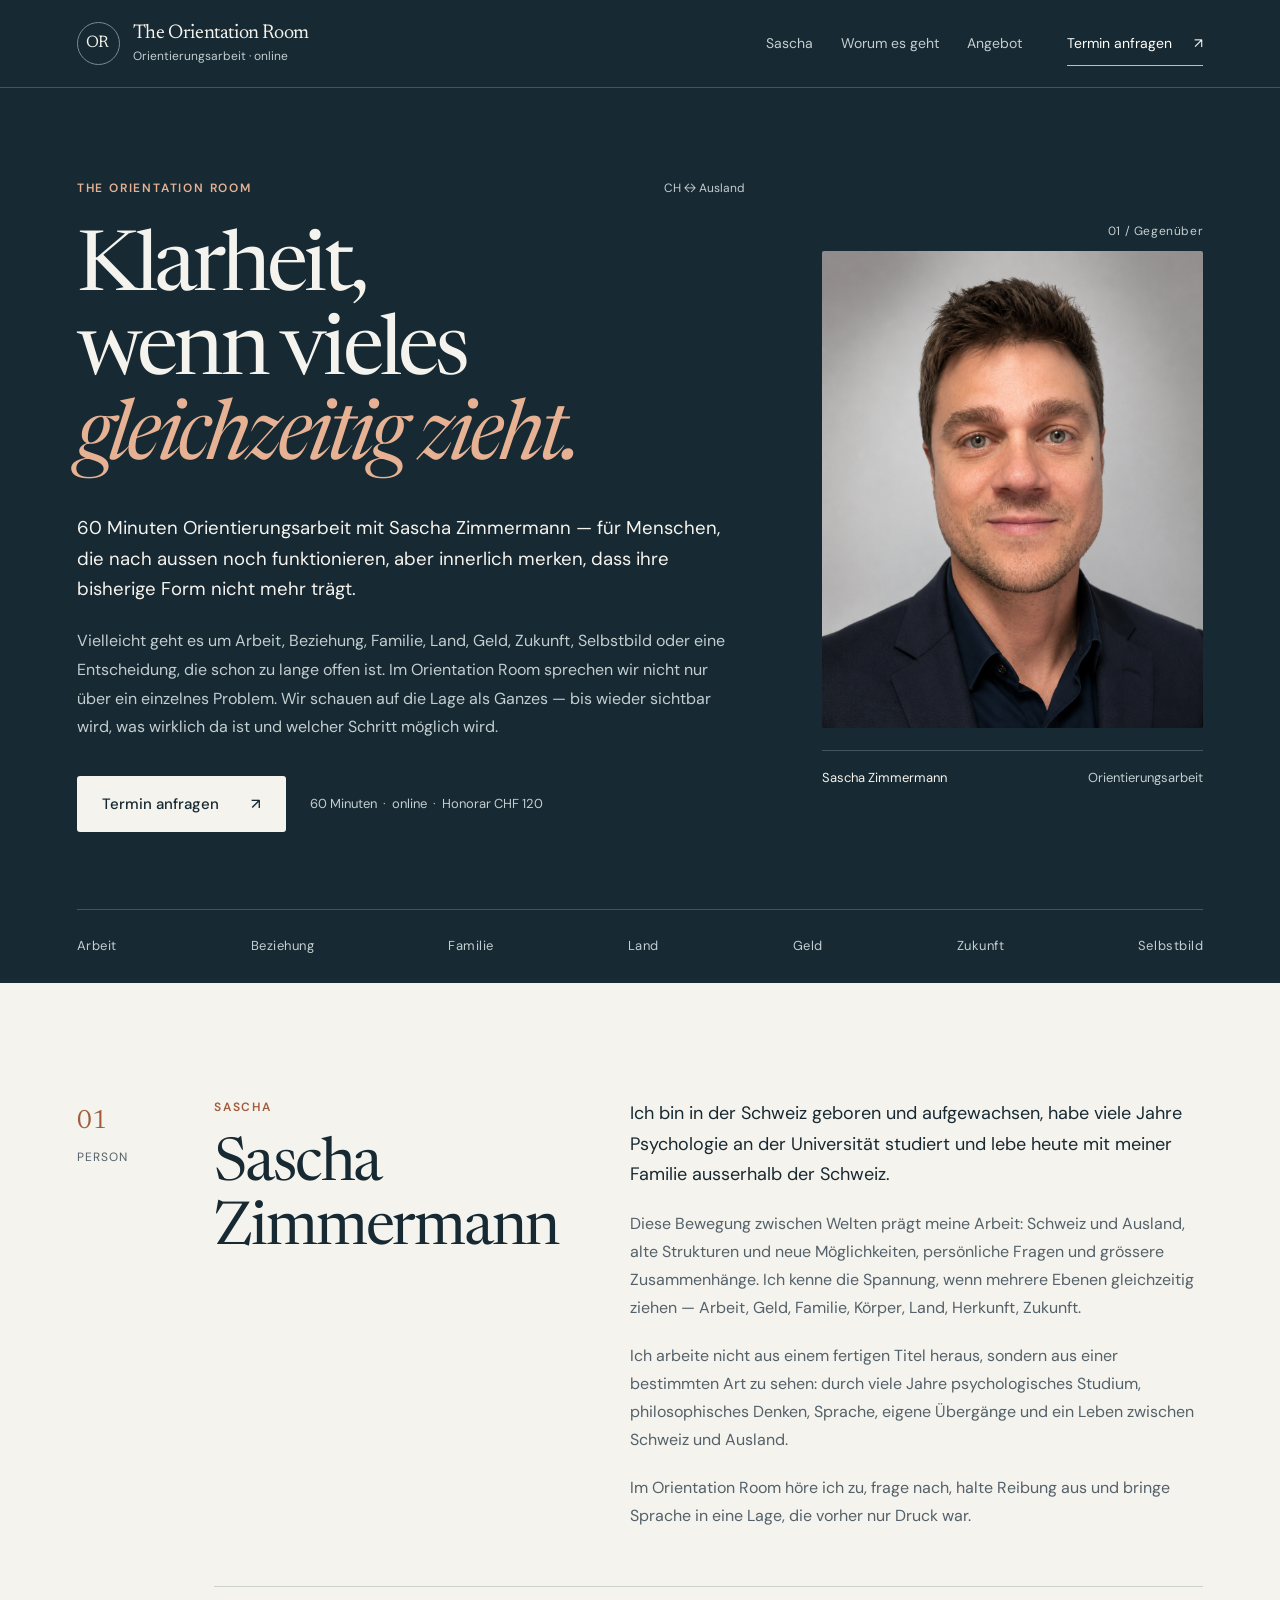
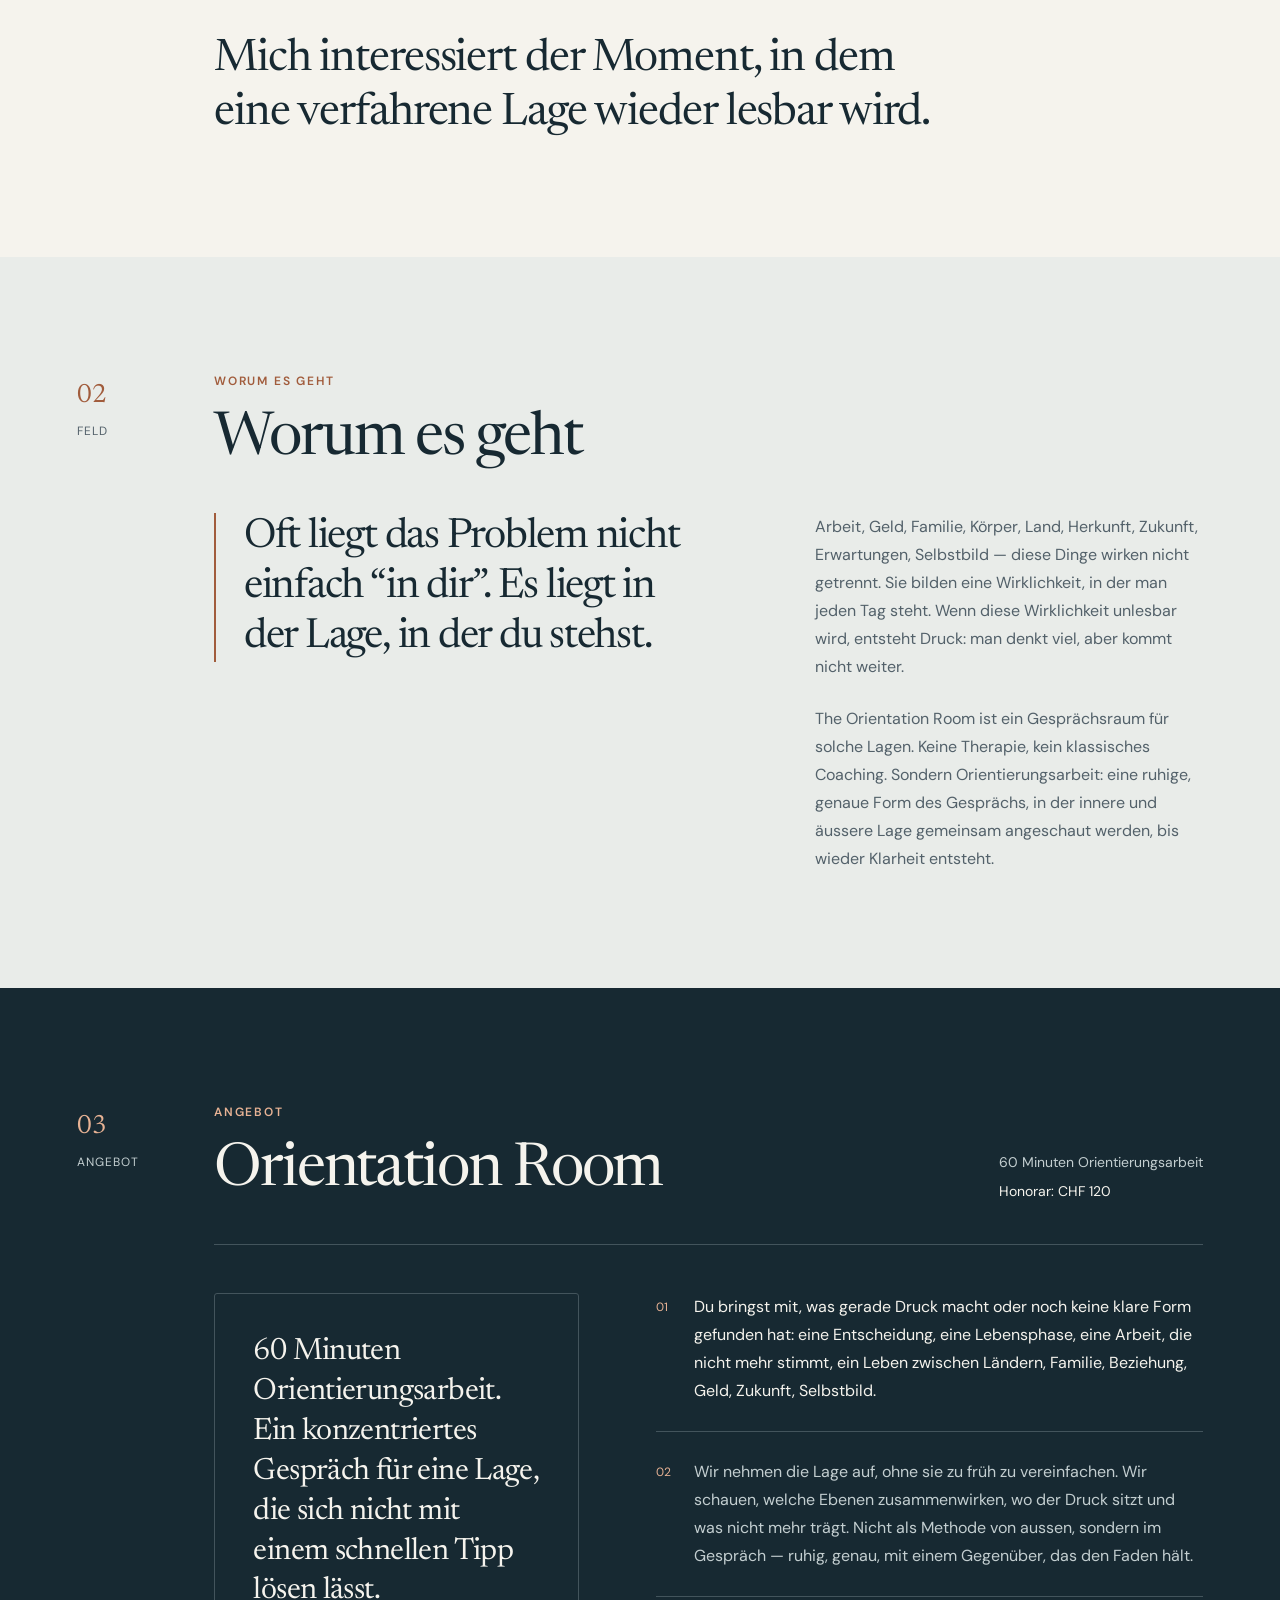
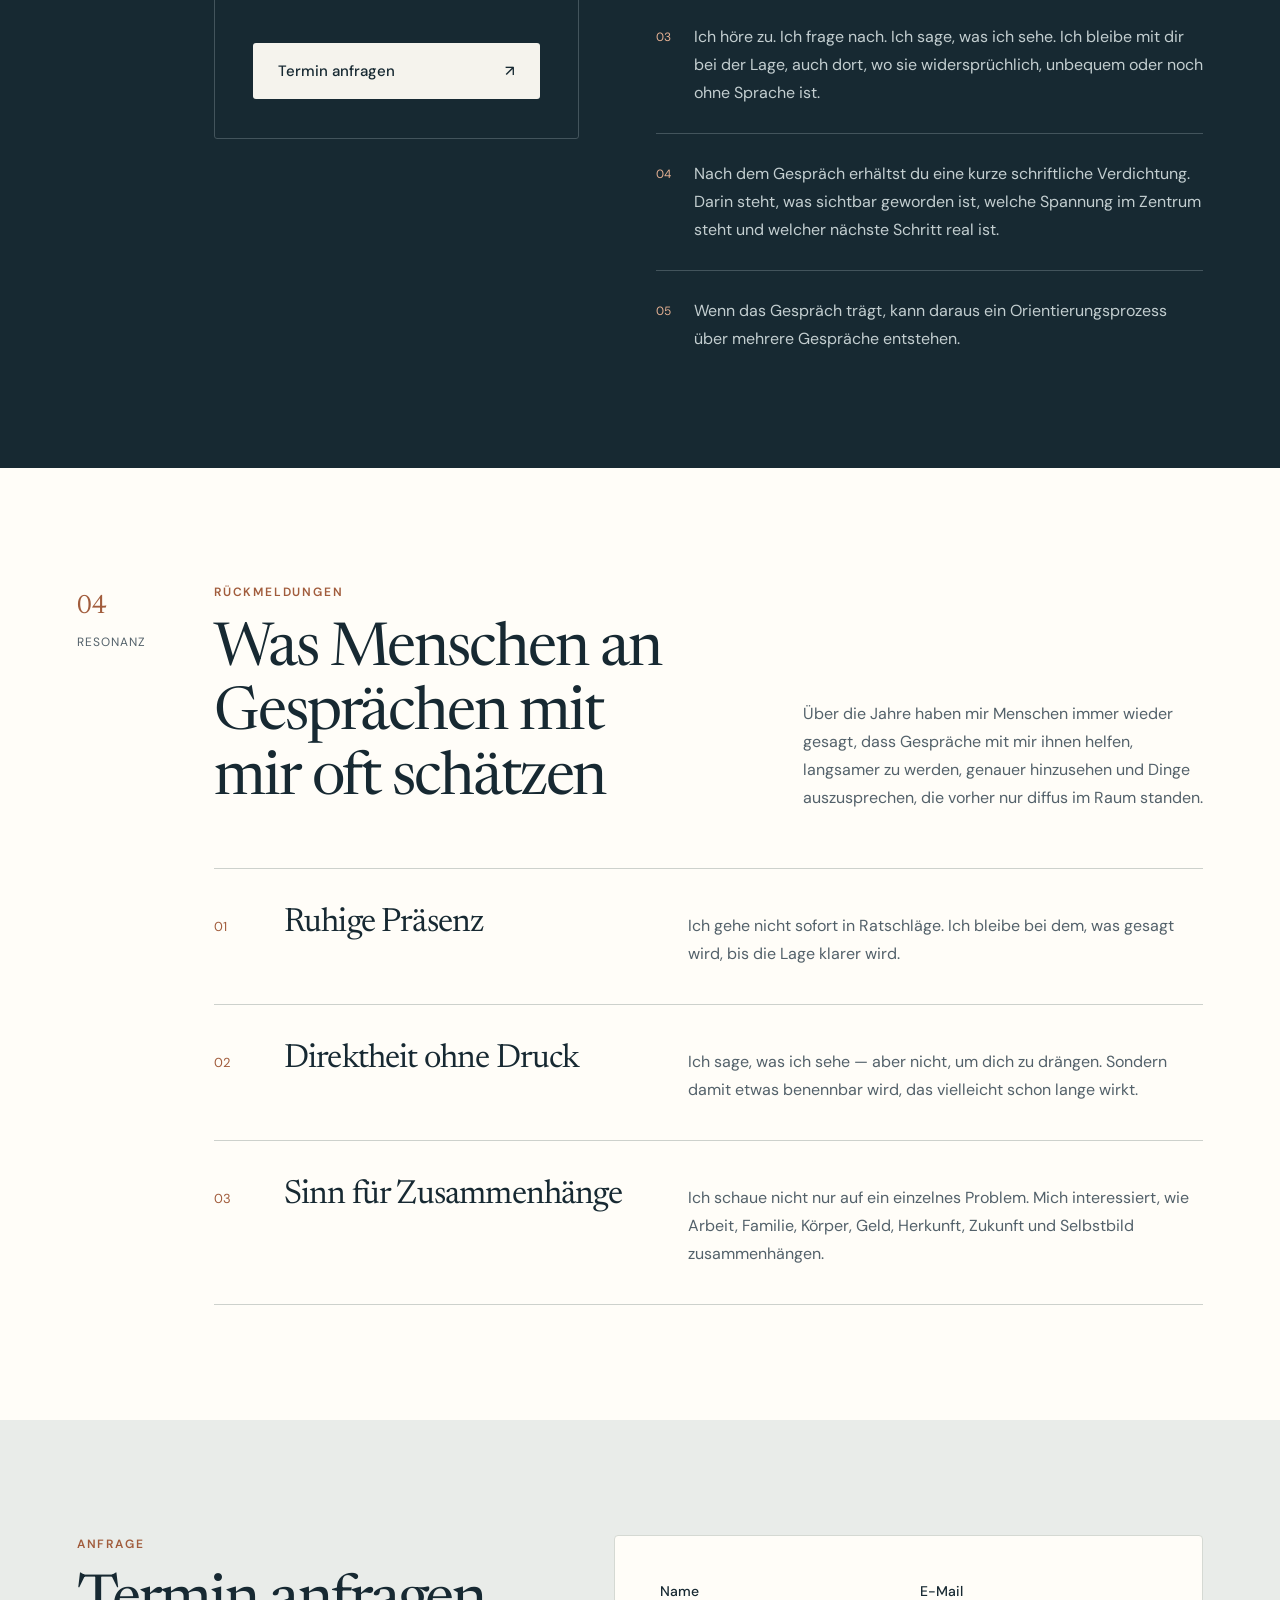
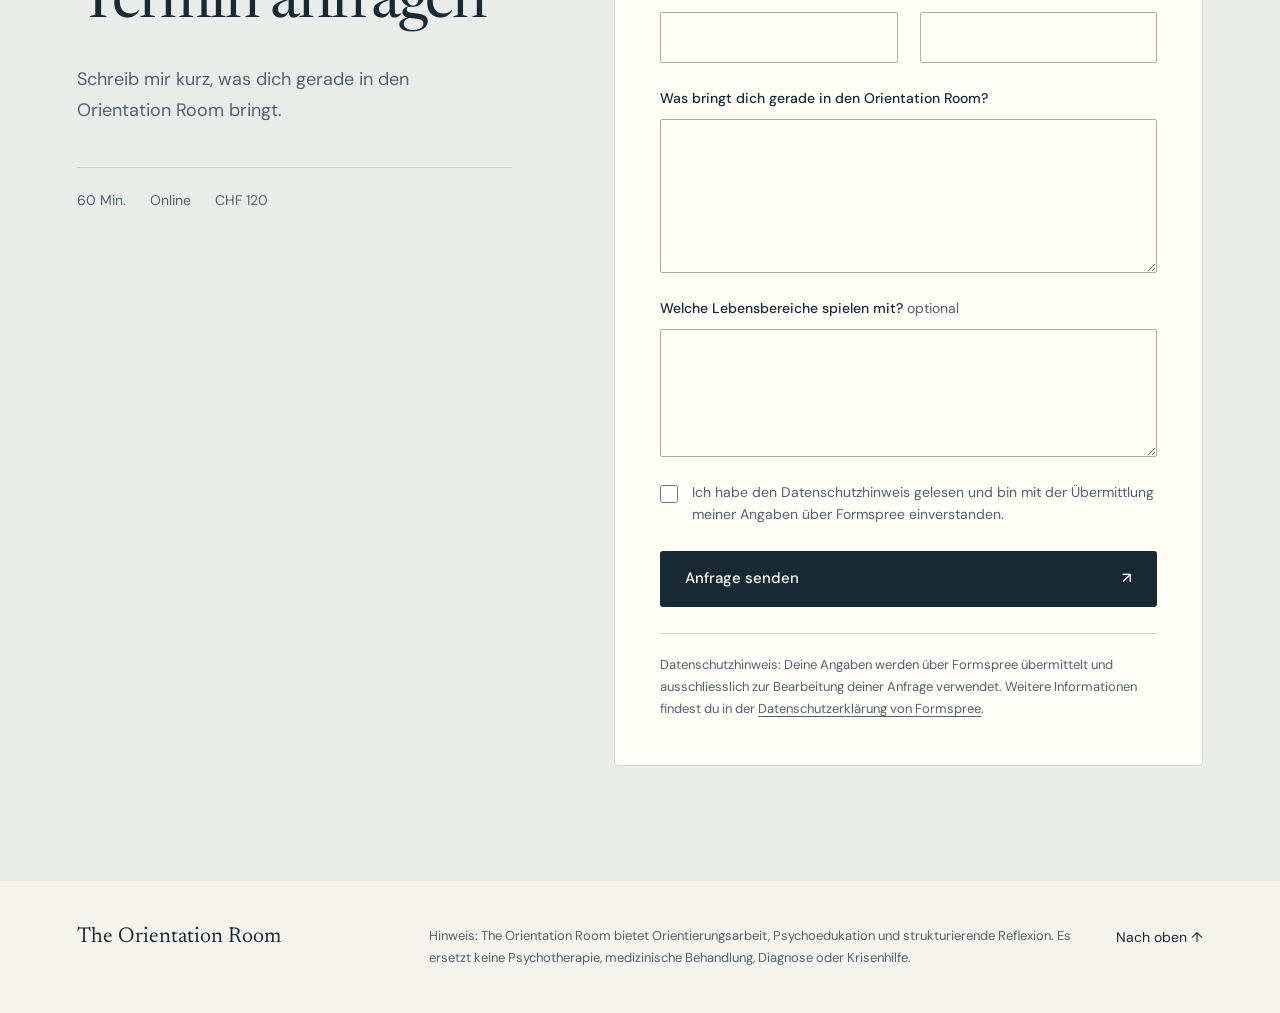
<file: index.html>
<!doctype html>
<html lang="de-CH">
<head>
  <meta charset="utf-8" />
  <meta name="viewport" content="width=device-width, initial-scale=1" />
  <title>The Orientation Room — Orientierungsarbeit mit Sascha Zimmermann</title>
  <meta name="description" content="Orientierungsarbeit mit Sascha Zimmermann für Klarheit, Orientierung und nächste Schritte in komplexen Lebenssituationen." />
  <meta property="og:title" content="The Orientation Room" />
  <meta property="og:description" content="Orientierungsarbeit für Klarheit, Orientierung und nächste Schritte in komplexen Lebenssituationen." />
  <meta property="og:type" content="website" />
  <meta property="og:url" content="https://plexistrg.github.io/the-orientation-room/" />
  <link rel="canonical" href="https://plexistrg.github.io/the-orientation-room/" />
  <link rel="preconnect" href="https://fonts.googleapis.com">
  <link rel="preconnect" href="https://fonts.gstatic.com" crossorigin>
  <meta name="theme-color" content="#172932" />
  <link rel="icon" href="favicon.svg" type="image/svg+xml" />
  <link rel="stylesheet" href="styles.css" />
  <script src="script.js" defer></script>
</head>
<body>
  <a class="skip-link" href="#main-content">Zum Inhalt springen</a>

  <header class="site-header">
    <a class="brand" href="#top" aria-label="The Orientation Room Home">
      <span class="brand-mark" aria-hidden="true">OR</span>
      <span class="brand-copy">
        <span class="brand-text">The Orientation Room</span>
        <span class="brand-subline">Orientierungsarbeit · online</span>
      </span>
    </a>
    <button class="menu-toggle" type="button" aria-expanded="false" aria-controls="site-navigation" aria-label="Navigation öffnen" hidden><span></span><span></span></button>
    <nav id="site-navigation" class="nav" aria-label="Hauptnavigation">
      <a href="#sascha">Sascha</a>
      <a href="#room">Worum es geht</a>
      <a href="#offer">Angebot</a>
    </nav>
    <a class="nav-cta" href="#booking">Termin anfragen <span aria-hidden="true">↗</span></a>
  </header>

  <main id="main-content">
    <section id="top" class="hero" aria-labelledby="hero-title">
      <div class="hero-grid">
        <div class="hero-content">
          <div class="hero-topline">
            <p class="eyebrow">The Orientation Room</p>
            <p class="hero-coordinate" aria-hidden="true">CH ↔ Ausland</p>
          </div>
          <h1 id="hero-title">Klarheit, wenn vieles <em>gleichzeitig zieht.</em></h1>
          <p class="lead">60 Minuten Orientierungsarbeit mit Sascha Zimmermann — für Menschen, die nach aussen noch funktionieren, aber innerlich merken, dass ihre bisherige Form nicht mehr trägt.</p>
          <p class="supporting-line">Vielleicht geht es um Arbeit, Beziehung, Familie, Land, Geld, Zukunft, Selbstbild oder eine Entscheidung, die schon zu lange offen ist. Im Orientation Room sprechen wir nicht nur über ein einzelnes Problem. Wir schauen auf die Lage als Ganzes — bis wieder sichtbar wird, was wirklich da ist und welcher Schritt möglich wird.</p>
          <div class="hero-decision">
            <a class="button primary" href="#booking">Termin anfragen <span aria-hidden="true">↗</span></a>
            <p class="hero-offer-line">60 Minuten <span>·</span> online <span>·</span> Honorar CHF 120</p>
          </div>
        </div>

        <figure class="hero-portrait">
          <div class="portrait-frame">
            <img src="sascha-zimmermann.png" alt="Sascha Zimmermann" class="portrait-image" width="1122" height="1402" fetchpriority="high" decoding="async">
          </div>
          <figcaption>
            <span>Sascha Zimmermann</span>
            <span>Orientierungsarbeit</span>
          </figcaption>
          <span class="portrait-index" aria-hidden="true">01 / Gegenüber</span>
        </figure>
      </div>

      <div class="field-strip" aria-label="Mögliche Themen im Orientation Room">
        <span>Arbeit</span>
        <span>Beziehung</span>
        <span>Familie</span>
        <span>Land</span>
        <span>Geld</span>
        <span>Zukunft</span>
        <span>Selbstbild</span>
      </div>
    </section>

    <section id="sascha" class="section founder-section" aria-labelledby="sascha-title">
      <div class="section-shell">
        <div class="section-rail section-rail-light" aria-hidden="true">
          <span>01</span>
          <span>Person</span>
        </div>
        <div class="founder-content">
          <header class="founder-heading">
            <p class="eyebrow light">Sascha</p>
            <h2 id="sascha-title">Sascha Zimmermann</h2>
          </header>
          <div class="founder-copy">
            <div>
              <p>Ich bin in der Schweiz geboren und aufgewachsen, habe viele Jahre Psychologie an der Universität studiert und lebe heute mit meiner Familie ausserhalb der Schweiz.</p>
              <p>Diese Bewegung zwischen Welten prägt meine Arbeit: Schweiz und Ausland, alte Strukturen und neue Möglichkeiten, persönliche Fragen und grössere Zusammenhänge. Ich kenne die Spannung, wenn mehrere Ebenen gleichzeitig ziehen — Arbeit, Geld, Familie, Körper, Land, Herkunft, Zukunft.</p>
            </div>
            <div>
              <p>Ich arbeite nicht aus einem fertigen Titel heraus, sondern aus einer bestimmten Art zu sehen: durch viele Jahre psychologisches Studium, philosophisches Denken, Sprache, eigene Übergänge und ein Leben zwischen Schweiz und Ausland.</p>
              <p>Im Orientation Room höre ich zu, frage nach, halte Reibung aus und bringe Sprache in eine Lage, die vorher nur Druck war.</p>
            </div>
          </div>
          <p class="founder-closing">Mich interessiert der Moment, in dem eine verfahrene Lage wieder lesbar wird.</p>
        </div>
      </div>
    </section>

    <section id="room" class="section room-section" aria-labelledby="room-title">
      <div class="section-shell">
        <div class="section-rail" aria-hidden="true">
          <span>02</span>
          <span>Feld</span>
        </div>
        <div class="room-content">
          <p class="eyebrow">Worum es geht</p>
          <h2 id="room-title">Worum es geht</h2>
          <p class="room-statement">Oft liegt das Problem nicht einfach “in dir”. Es liegt in der Lage, in der du stehst.</p>
          <div class="room-body">
            <p>Arbeit, Geld, Familie, Körper, Land, Herkunft, Zukunft, Erwartungen, Selbstbild — diese Dinge wirken nicht getrennt. Sie bilden eine Wirklichkeit, in der man jeden Tag steht. Wenn diese Wirklichkeit unlesbar wird, entsteht Druck: man denkt viel, aber kommt nicht weiter.</p>
            <p>The Orientation Room ist ein Gesprächsraum für solche Lagen. Keine Therapie, kein klassisches Coaching. Sondern Orientierungsarbeit: eine ruhige, genaue Form des Gesprächs, in der innere und äussere Lage gemeinsam angeschaut werden, bis wieder Klarheit entsteht.</p>
          </div>
        </div>
      </div>
    </section>

    <section id="offer" class="section offer-section" aria-labelledby="offer-title">
      <div class="section-shell">
        <div class="section-rail section-rail-light" aria-hidden="true">
          <span>03</span>
          <span>Angebot</span>
        </div>
        <div class="offer-content">
          <header class="offer-title-row">
            <div>
              <p class="eyebrow light">Angebot</p>
              <h2 id="offer-title">Orientation Room</h2>
            </div>
            <div class="offer-meta">
              <p>60 Minuten Orientierungsarbeit</p>
              <p>Honorar: CHF 120</p>
            </div>
          </header>

          <article class="offer-layout">
            <aside class="offer-summary">
              <p>60 Minuten Orientierungsarbeit. Ein konzentriertes Gespräch für eine Lage, die sich nicht mit einem schnellen Tipp lösen lässt.</p>
              <a class="button light-button" href="#booking">Termin anfragen <span aria-hidden="true">↗</span></a>
            </aside>
            <div class="offer-prose">
              <p>Du bringst mit, was gerade Druck macht oder noch keine klare Form gefunden hat: eine Entscheidung, eine Lebensphase, eine Arbeit, die nicht mehr stimmt, ein Leben zwischen Ländern, Familie, Beziehung, Geld, Zukunft, Selbstbild.</p>
              <p>Wir nehmen die Lage auf, ohne sie zu früh zu vereinfachen. Wir schauen, welche Ebenen zusammenwirken, wo der Druck sitzt und was nicht mehr trägt. Nicht als Methode von aussen, sondern im Gespräch — ruhig, genau, mit einem Gegenüber, das den Faden hält.</p>
              <p>Ich höre zu. Ich frage nach. Ich sage, was ich sehe. Ich bleibe mit dir bei der Lage, auch dort, wo sie widersprüchlich, unbequem oder noch ohne Sprache ist.</p>
              <p>Nach dem Gespräch erhältst du eine kurze schriftliche Verdichtung. Darin steht, was sichtbar geworden ist, welche Spannung im Zentrum steht und welcher nächste Schritt real ist.</p>
              <p>Wenn das Gespräch trägt, kann daraus ein Orientierungsprozess über mehrere Gespräche entstehen.</p>
            </div>
          </article>
        </div>
      </div>
    </section>

    <section id="trust" class="section trust-section" aria-labelledby="trust-title">
      <div class="section-shell">
        <div class="section-rail" aria-hidden="true">
          <span>04</span>
          <span>Resonanz</span>
        </div>
        <div class="trust-content">
          <div class="trust-heading">
            <div>
              <p class="eyebrow">Rückmeldungen</p>
              <h2 id="trust-title">Was Menschen an Gesprächen mit mir oft schätzen</h2>
            </div>
            <p class="trust-intro">Über die Jahre haben mir Menschen immer wieder gesagt, dass Gespräche mit mir ihnen helfen, langsamer zu werden, genauer hinzusehen und Dinge auszusprechen, die vorher nur diffus im Raum standen.</p>
          </div>
          <div class="trust-cards" aria-label="Häufig geschätzte Qualitäten in Gesprächen">
            <article class="trust-card">
              <span class="card-index">01</span>
              <h3>Ruhige Präsenz</h3>
              <p>Ich gehe nicht sofort in Ratschläge. Ich bleibe bei dem, was gesagt wird, bis die Lage klarer wird.</p>
            </article>
            <article class="trust-card">
              <span class="card-index">02</span>
              <h3>Direktheit ohne Druck</h3>
              <p>Ich sage, was ich sehe — aber nicht, um dich zu drängen. Sondern damit etwas benennbar wird, das vielleicht schon lange wirkt.</p>
            </article>
            <article class="trust-card">
              <span class="card-index">03</span>
              <h3>Sinn für Zusammenhänge</h3>
              <p>Ich schaue nicht nur auf ein einzelnes Problem. Mich interessiert, wie Arbeit, Familie, Körper, Geld, Herkunft, Zukunft und Selbstbild zusammenhängen.</p>
            </article>
          </div>
        </div>
      </div>
    </section>

    <section id="booking" class="section booking-section" aria-labelledby="booking-title">
      <div class="booking-shell">
        <div class="booking-intro">
          <p class="eyebrow light">Anfrage</p>
          <h2 id="booking-title">Termin anfragen</h2>
          <p>Schreib mir kurz, was dich gerade in den Orientation Room bringt.</p>
          <div class="booking-marker" aria-hidden="true">
            <span>60 Min.</span>
            <span>Online</span>
            <span>CHF 120</span>
          </div>
        </div>

        <div class="form-panel">
          <form class="booking-form" action="https://formspree.io/f/mkoljwkv" method="POST">
            <input type="hidden" name="_next" value="https://plexistrg.github.io/the-orientation-room/thank-you.html">
            <div class="form-row">
              <div class="field-group">
                <label for="booking-name">Name</label>
                <input id="booking-name" name="name" type="text" autocomplete="name" required>
              </div>
              <div class="field-group">
                <label for="booking-email">E-Mail</label>
                <input id="booking-email" name="email" type="email" autocomplete="email" required>
              </div>
            </div>

            <div class="field-group">
              <label for="booking-message">Was bringt dich gerade in den Orientation Room?</label>
              <textarea id="booking-message" name="message" rows="5" aria-describedby="booking-privacy" required></textarea>
            </div>

            <div class="field-group">
              <label for="booking-areas">Welche Lebensbereiche spielen mit? <span>optional</span></label>
              <textarea id="booking-areas" name="lebensbereiche" rows="4"></textarea>
            </div>

            <label class="consent-check">
              <input type="checkbox" name="privacy_consent" required>
              <span>Ich habe den Datenschutzhinweis gelesen und bin mit der Übermittlung meiner Angaben über Formspree einverstanden.</span>
            </label>

            <button class="button primary form-submit" type="submit">Anfrage senden <span aria-hidden="true">↗</span></button>
            <p class="form-status" role="status" aria-live="polite" tabindex="-1" hidden></p>
          </form>
          <p id="booking-privacy" class="privacy-notice">Datenschutzhinweis: Deine Angaben werden über Formspree übermittelt und ausschliesslich zur Bearbeitung deiner Anfrage verwendet. Weitere Informationen findest du in der <a href="https://formspree.io/legal/privacy-policy/">Datenschutzerklärung von Formspree</a>.</p>
        </div>
      </div>
    </section>
  </main>

  <footer class="footer">
    <div class="footer-inner">
      <a class="footer-brand" href="#top">The Orientation Room</a>
      <p class="legal-note">Hinweis: The Orientation Room bietet Orientierungsarbeit, Psychoedukation und strukturierende Reflexion. Es ersetzt keine Psychotherapie, medizinische Behandlung, Diagnose oder Krisenhilfe.</p>
      <a class="footer-top" href="#top">Nach oben ↑</a>
    </div>
  </footer>
</body>
</html>
</file>
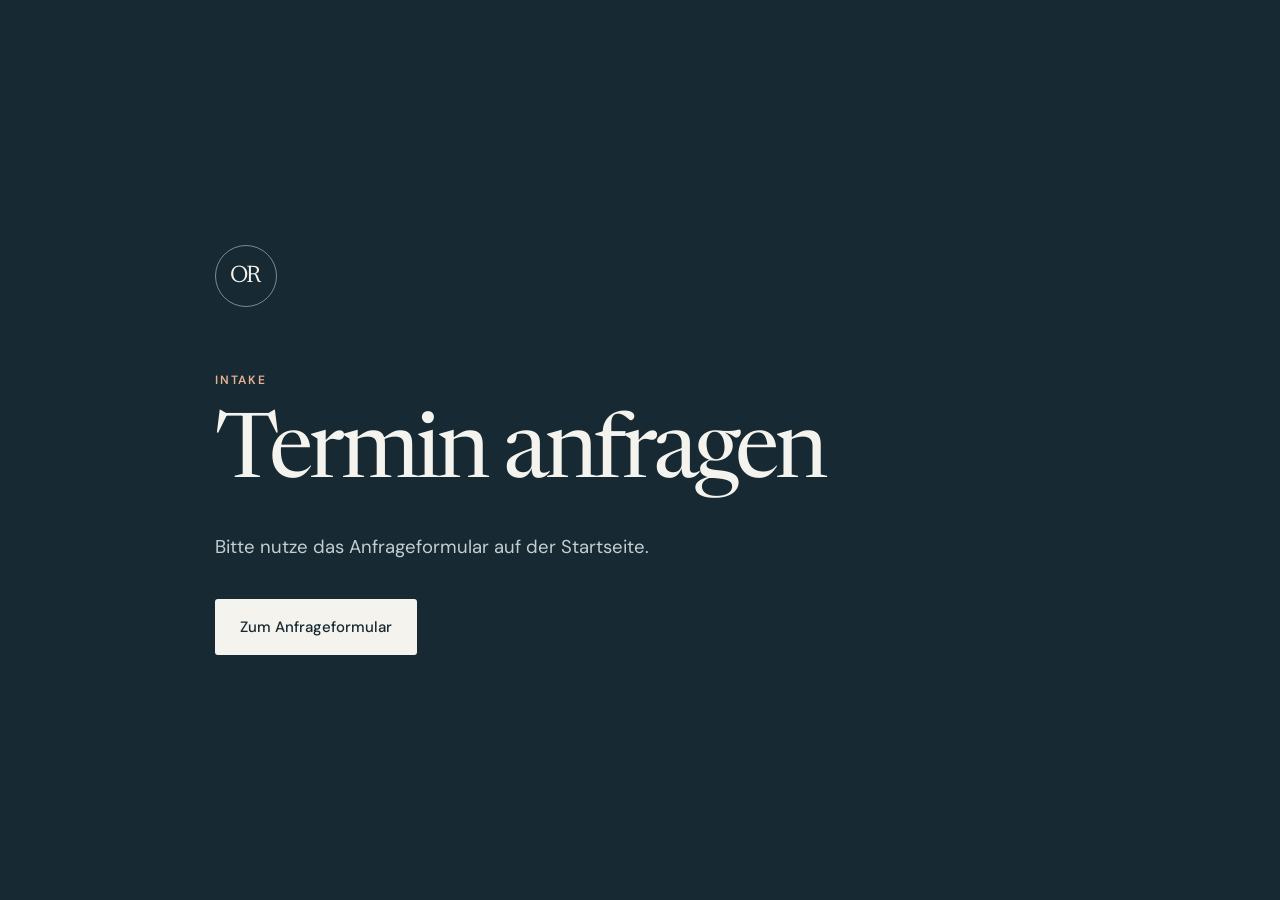
<file: intake.html>
<!doctype html>
<html lang="de-CH">
<head>
  <meta charset="utf-8" />
  <meta name="viewport" content="width=device-width, initial-scale=1" />
  <title>Intake — The Orientation Room</title>
  <meta name="description" content="Termin anfragen für The Orientation Room." />
  <meta name="theme-color" content="#172932" />
  <meta name="robots" content="noindex" />
  <link rel="icon" href="favicon.svg" type="image/svg+xml" />
  <link rel="stylesheet" href="styles.css" />
</head>
<body class="utility-page">
  <main id="top">
    <section class="page-hero section-pad thank-you-panel">
      <div class="container narrow">
        <span class="utility-mark" aria-hidden="true">OR</span>
        <p class="eyebrow">Intake</p>
        <h1>Termin anfragen</h1>
        <p class="lead">Bitte nutze das Anfrageformular auf der Startseite.</p>
        <div class="hero-actions">
          <a class="button primary" href="index.html#booking">Zum Anfrageformular</a>
        </div>
      </div>
    </section>
  </main>
</body>
</html>
</file>
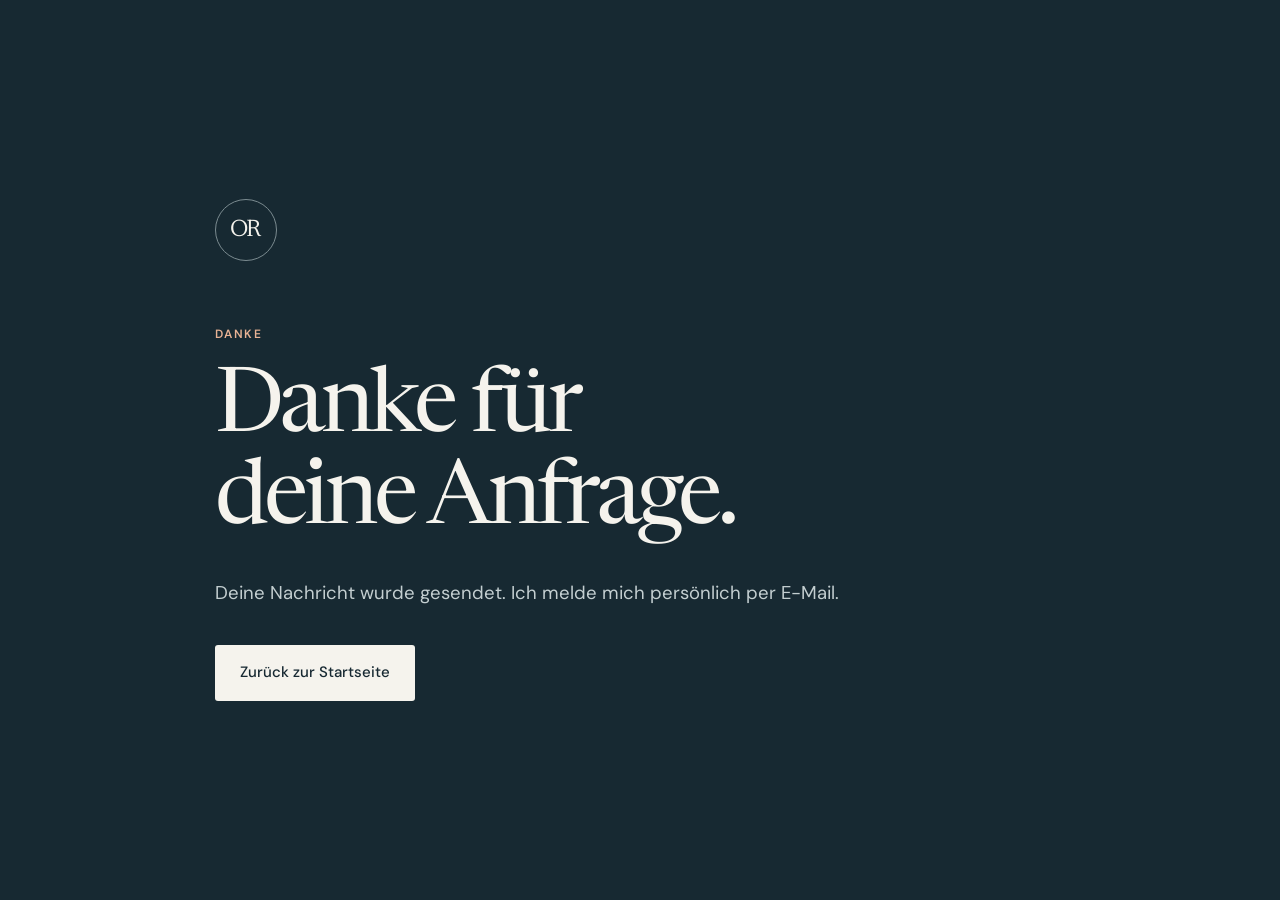
<file: thank-you.html>
<!doctype html>
<html lang="de-CH">
<head>
  <meta charset="utf-8" />
  <meta name="viewport" content="width=device-width, initial-scale=1" />
  <title>Danke — The Orientation Room</title>
  <meta name="description" content="Danke für deine Anfrage an The Orientation Room." />
  <meta name="theme-color" content="#172932" />
  <meta name="robots" content="noindex" />
  <link rel="icon" href="favicon.svg" type="image/svg+xml" />
  <link rel="stylesheet" href="styles.css" />
</head>
<body class="utility-page">
  <main id="top">
    <section class="page-hero section-pad thank-you-panel">
      <div class="container narrow">
        <span class="utility-mark" aria-hidden="true">OR</span>
        <p class="eyebrow">Danke</p>
        <h1>Danke für deine Anfrage.</h1>
        <p class="lead">Deine Nachricht wurde gesendet. Ich melde mich persönlich per E-Mail.</p>
        <div class="hero-actions">
          <a class="button primary" href="index.html">Zurück zur Startseite</a>
        </div>
      </div>
    </section>
  </main>
</body>
</html>
</file>
<file: styles.css>
@import url('https://fonts.googleapis.com/css2?family=DM+Sans:wght@400;500;600;700&family=Newsreader:ital,opsz,wght@0,6..72,400;0,6..72,500;1,6..72,400&display=swap');

/* One visual system: midnight ink, warm paper, copper and generous type. */
:root {
  color-scheme: light;
  --ink: #172932;
  --ink-deep: #102129;
  --ink-soft: #53616a;
  --paper: #f5f3ed;
  --white: #fffdf8;
  --mist: #e9ece9;
  --copper: #a15c3c;
  --copper-light: #e7b294;
  --line: #cdd1cc;
  --line-dark: #43545c;
  --light-muted: #c3ced0;
  --sans: 'DM Sans', system-ui, -apple-system, BlinkMacSystemFont, 'Segoe UI', sans-serif;
  --serif: 'Newsreader', Georgia, 'Times New Roman', serif;
  --page-x: clamp(24px, 6vw, 96px);
  --section-y: clamp(80px, 9vw, 144px);
  --content-max: 1280px;
  --header-height: 88px;
}
* { box-sizing: border-box; }
html { scroll-behavior: smooth; scroll-padding-top: calc(var(--header-height) + 24px); }
body { margin: 0; background: var(--paper); color: var(--ink); font-family: var(--sans); font-size: 1rem; line-height: 1.75; -webkit-font-smoothing: antialiased; }
::selection { background: #e7b294; color: var(--ink-deep); }
a { color: inherit; text-decoration: none; text-underline-offset: .22em; }
p, figure { margin: 0; }
img { display: block; max-width: 100%; }
button, input, textarea { font: inherit; }
button, a, input, textarea { -webkit-tap-highlight-color: transparent; }
button { touch-action: manipulation; }
[hidden] { display: none !important; }
:focus-visible { outline: 3px solid var(--copper); outline-offset: 5px; }
.hero :focus-visible, .offer-section :focus-visible, .site-header :focus-visible { outline-color: var(--copper-light); }
h1, h2, h3 { margin: 0; font-family: var(--serif); font-weight: 400; text-wrap: balance; }
h1 { font-size: clamp(3.75rem, 6.5vw, 6.75rem); line-height: 1.02; letter-spacing: -.045em; }
h1 em { color: var(--copper-light); font-weight: 400; }
h2 { font-size: clamp(2.75rem, 4.7vw, 4.75rem); line-height: 1.07; letter-spacing: -.035em; }
h3 { font-size: clamp(1.75rem, 2.6vw, 2.5rem); line-height: 1.15; letter-spacing: -.025em; }
.skip-link { position: fixed; top: 12px; left: 12px; z-index: 100; background: var(--white); color: var(--ink); padding: 12px 20px; transform: translateY(-200%); }
.skip-link:focus { transform: translateY(0); }
.eyebrow { color: var(--copper); font-size: .75rem; font-weight: 600; letter-spacing: .15em; line-height: 1.5; text-transform: uppercase; }
.eyebrow.light { color: inherit; }

/* The persistent navigation becomes an in-flow disclosure on small screens. */
.site-header { position: sticky; top: 0; z-index: 30; min-height: var(--header-height); display: grid; grid-template-columns: 1fr auto auto; gap: clamp(24px, 3.5vw, 56px); align-items: center; padding: 16px var(--page-x); background: var(--ink); color: var(--paper); border-bottom: 1px solid var(--line-dark); }
.brand { display: inline-flex; align-items: center; gap: 13px; width: fit-content; }
.brand-mark, .utility-mark { flex-shrink: 0; display: grid; place-items: center; width: 43px; height: 43px; border: 1px solid #7b8b90; border-radius: 50%; font-family: var(--serif); font-size: 1.05rem; line-height: 1; letter-spacing: -.07em; padding-right: 2px; }
.brand-copy { display: grid; gap: 3px; }
.brand-text { font-family: var(--serif); font-size: 1.25rem; line-height: 1.15; letter-spacing: -.02em; }
.brand-subline { font-size: .75rem; color: var(--light-muted); line-height: 1.4; }
.nav { display: flex; align-items: center; gap: clamp(20px, 2.2vw, 34px); }
.nav a { position: relative; display: inline-flex; align-items: center; min-height: 44px; color: var(--light-muted); font-size: .875rem; white-space: nowrap; transition: color .2s; }
.nav a::after { content: ''; height: 1px; position: absolute; bottom: 4px; left: 0; right: 0; background: var(--copper-light); transform: scaleX(0); transform-origin: left; transition: transform .2s; }
.nav a:hover, .nav a[aria-current] { color: var(--white); }
.nav a:hover::after, .nav a[aria-current]::after { transform: scaleX(1); }
.nav-cta { display: inline-flex; justify-content: space-between; align-items: center; gap: 22px; min-height: 44px; border-bottom: 1px solid var(--copper-light); color: var(--white); font-size: .875rem; }
.nav-cta span, .button span { display: inline-block; transition: transform .2s; }
.nav-cta:hover span, .button:hover span { transform: translate(3px, -3px); }
.menu-toggle { display: none; }

/* A spacious, human first impression with the portrait kept unaltered. */
.hero { padding: clamp(60px, 7vw, 112px) var(--page-x) 0; background: var(--ink); color: var(--paper); }
.hero-grid { display: grid; grid-template-columns: minmax(0, 1.4fr) minmax(0, .8fr); gap: clamp(40px, 6vw, 96px); max-width: var(--content-max); margin: 0 auto; align-items: center; }
.hero-topline { display: flex; align-items: baseline; justify-content: space-between; gap: 20px; margin-bottom: 30px; }
.hero-topline .eyebrow { color: var(--copper-light); }
.hero-coordinate { color: var(--light-muted); font-size: .75rem; white-space: nowrap; }
.hero h1 { max-width: 790px; }
.lead { font-size: clamp(1.125rem, 1.45vw, 1.3rem); line-height: 1.65; margin-top: 30px; max-width: 650px; }
.supporting-line { margin-top: 22px; color: var(--light-muted); line-height: 1.8; font-size: 1rem; max-width: 650px; }
.hero-decision { display: flex; flex-wrap: wrap; align-items: center; gap: 18px 24px; margin-top: 34px; }
.button { display: inline-flex; align-items: center; justify-content: space-between; gap: 32px; min-height: 56px; padding: 15px 24px; border: 1px solid transparent; border-radius: 3px; font-size: .9375rem; font-weight: 500; line-height: 1.4; text-align: left; cursor: pointer; transition: background .2s, border-color .2s, box-shadow .2s; }
.button.primary { background: var(--ink); color: var(--white); }
.button.primary:hover { background: #294450; box-shadow: 0 4px 18px #10212918; }
.hero .button.primary, .light-button { background: var(--paper); color: var(--ink); }
.hero .button.primary:hover, .light-button:hover { background: var(--copper-light); }
.hero-offer-line { color: var(--light-muted); font-size: .8125rem; }
.hero-offer-line span { color: var(--copper-light); padding: 0 3px; }
.hero-portrait { position: relative; width: 100%; max-width: 420px; margin-left: auto; padding-top: 30px; }
.portrait-frame { overflow: hidden; aspect-ratio: 4 / 5; border-radius: 2px; background: #c9c8c5; }
.portrait-image { width: 100%; height: 100%; object-fit: cover; }
.hero-portrait figcaption { display: flex; flex-wrap: wrap; justify-content: space-between; gap: 4px 16px; border-top: 1px solid var(--line-dark); margin-top: 22px; padding-top: 16px; font-size: .8125rem; color: var(--light-muted); }
.hero-portrait figcaption span:first-child { color: var(--paper); }
.portrait-index { position: absolute; top: 0; right: 0; font-size: .75rem; color: var(--light-muted); letter-spacing: .05em; }
.field-strip { max-width: var(--content-max); margin: clamp(54px, 6vw, 96px) auto 0; display: flex; flex-wrap: wrap; align-items: center; justify-content: space-between; gap: 16px 24px; padding: 25px 0; border-top: 1px solid var(--line-dark); color: var(--light-muted); font-size: .8125rem; letter-spacing: .04em; }

/* Editorial rhythm. Rails identify chapters; typography supplies the emphasis. */
.section { padding: var(--section-y) var(--page-x); }
.section-shell { display: grid; grid-template-columns: 86px minmax(0, 1fr); gap: clamp(28px, 4vw, 64px); width: min(100%, var(--content-max)); margin: 0 auto; }
.section-rail { display: flex; flex-direction: column; gap: 8px; font-size: .75rem; line-height: 1.4; color: var(--ink-soft); padding-top: 6px; }
.section-rail span:first-child { font-family: var(--serif); font-size: 1.65rem; color: var(--copper); }
.section-rail span:last-child { letter-spacing: .08em; text-transform: uppercase; }
.founder-section { background: var(--paper); }
.founder-content { display: grid; grid-template-columns: minmax(0, .8fr) minmax(0, 1.3fr); gap: 48px 64px; }
.founder-heading .eyebrow { color: var(--copper); }
.founder-heading h2 { margin-top: 18px; }
.founder-copy { color: var(--ink-soft); max-width: 650px; }
.founder-copy p + p, .founder-copy > div + div { margin-top: 20px; }
.founder-copy > div:first-child > p:first-child { color: var(--ink); font-size: 1.125rem; line-height: 1.7; }
.founder-closing { grid-column: 1 / -1; margin-top: 8px; padding-top: 46px; border-top: 1px solid var(--line); font-family: var(--serif); font-size: clamp(2rem, 3.5vw, 3.5rem); line-height: 1.22; letter-spacing: -.025em; max-width: 1040px; text-wrap: balance; }
.room-section { background: var(--mist); }
.room-content { display: grid; grid-template-columns: minmax(0, 1.15fr) minmax(0, .85fr); column-gap: clamp(40px, 6vw, 88px); }
.room-content > .eyebrow { grid-column: 1 / -1; }
.room-content > h2 { margin: 18px 0 40px; grid-column: 1 / -1; }
.room-statement { border-left: 2px solid var(--copper); padding-left: 28px; font-family: var(--serif); font-size: clamp(2rem, 3.25vw, 3.4rem); line-height: 1.2; letter-spacing: -.03em; align-self: start; text-wrap: balance; }
.room-body { color: var(--ink-soft); }
.room-body p + p { margin-top: 24px; }

/* A single considered offer, with its reading column and sticky summary. */
.offer-section { background: var(--ink); color: var(--paper); }
.offer-section .section-rail { color: var(--light-muted); }
.offer-section .section-rail span:first-child, .offer-section .eyebrow { color: var(--copper-light); }
.offer-title-row { display: flex; flex-wrap: wrap; align-items: flex-end; justify-content: space-between; gap: 28px; padding-bottom: 40px; border-bottom: 1px solid var(--line-dark); }
.offer-title-row h2 { margin-top: 18px; }
.offer-meta { font-size: .875rem; color: var(--light-muted); }
.offer-meta p + p { color: var(--paper); margin-top: 5px; }
.offer-layout { display: grid; grid-template-columns: minmax(0, .8fr) minmax(0, 1.2fr); gap: clamp(40px, 6vw, 88px); margin-top: 48px; }
.offer-summary { align-self: start; position: sticky; top: calc(var(--header-height) + 36px); padding: clamp(24px, 3vw, 40px); border: 1px solid var(--line-dark); border-radius: 3px; }
.offer-summary p { font-family: var(--serif); font-size: clamp(1.75rem, 2.4vw, 2.5rem); line-height: 1.3; letter-spacing: -.02em; }
.light-button { margin-top: 32px; width: 100%; }
.offer-prose { color: var(--light-muted); counter-reset: passage; }
.offer-prose p { position: relative; padding: 0 0 26px 38px; }
.offer-prose p + p { border-top: 1px solid var(--line-dark); padding-top: 26px; }
.offer-prose p::before { counter-increment: passage; content: '0' counter(passage); position: absolute; left: 0; top: 4px; color: var(--copper-light); font-size: .75rem; font-variant-numeric: tabular-nums; }
.offer-prose p + p::before { top: 30px; }
.offer-prose p:last-child { padding-bottom: 0; }
.offer-prose p:first-child { color: var(--paper); }

/* Qualities are read as quiet rows, not a wall of promotional cards. */
.trust-section { background: var(--white); }
.trust-heading { display: grid; grid-template-columns: minmax(0, 1.15fr) minmax(0, .85fr); gap: 48px; align-items: end; }
.trust-heading h2 { margin-top: 18px; }
.trust-intro { color: var(--ink-soft); }
.trust-cards { margin-top: 56px; border-top: 1px solid var(--line); }
.trust-card { display: grid; grid-template-columns: 46px minmax(0, .85fr) minmax(0, 1.15fr); align-items: baseline; gap: 24px; padding: 36px 0; border-bottom: 1px solid var(--line); }
.card-index { color: var(--copper); font-size: .8125rem; font-variant-numeric: tabular-nums; }
.trust-card p { color: var(--ink-soft); }

/* The enquiry is an open writing surface, with all original consent copy. */
.booking-section { background: var(--mist); }
.booking-shell { width: min(100%, var(--content-max)); margin: 0 auto; display: grid; grid-template-columns: minmax(0, .85fr) minmax(0, 1.15fr); gap: clamp(48px, 8vw, 120px); }
.booking-intro { position: sticky; top: calc(var(--header-height) + 36px); align-self: start; }
.booking-intro .eyebrow { color: var(--copper); }
.booking-intro h2 { margin-top: 18px; }
.booking-intro > p:not(.eyebrow) { margin-top: 28px; font-size: 1.125rem; max-width: 360px; color: var(--ink-soft); }
.booking-marker { display: flex; flex-wrap: wrap; gap: 12px 24px; border-top: 1px solid var(--line); margin-top: 40px; padding-top: 20px; color: var(--ink-soft); font-size: .875rem; }
.form-panel { padding: clamp(24px, 3.5vw, 48px); background: var(--white); border-radius: 4px; border: 1px solid #d5d9d3; }
.booking-form { display: flex; flex-direction: column; gap: 25px; }
.form-row { display: grid; grid-template-columns: repeat(2, minmax(0, 1fr)); gap: 22px; }
.field-group { display: flex; flex-direction: column; gap: 9px; }
.booking-form label { font-size: .875rem; font-weight: 500; line-height: 1.55; }
.field-group label span { color: var(--ink-soft); font-weight: 400; }
.booking-form input:not([type='checkbox']), .booking-form textarea { display: block; width: 100%; min-width: 0; min-height: 50px; padding: 12px 14px; border: 1px solid #a6b0ad; border-radius: 2px; background: var(--white); color: var(--ink); font-size: 1rem; line-height: 1.6; transition: border-color .2s, box-shadow .2s; }
.booking-form textarea { min-height: 120px; resize: vertical; }
.booking-form input:hover, .booking-form textarea:hover { border-color: var(--ink-soft); }
.booking-form input:focus, .booking-form textarea:focus { outline: 2px solid var(--copper); outline-offset: 2px; border-color: var(--copper); }
.booking-form input:user-invalid, .booking-form textarea:user-invalid { border-color: #a33026; }
.consent-check { display: grid; grid-template-columns: 20px minmax(0, 1fr); gap: 12px; align-items: start; color: var(--ink-soft); cursor: pointer; }
.consent-check input { appearance: auto; width: 18px; height: 18px; margin: 3px 0 0; accent-color: var(--ink); }
.consent-check span { font-weight: 400; }
.form-submit { width: 100%; }
.form-submit:disabled { cursor: wait; opacity: .65; }
.form-status { border-left: 2px solid #a33026; color: #89291f; padding: 10px 14px; font-size: .875rem; }
.privacy-notice { border-top: 1px solid var(--line); margin-top: 26px; padding-top: 20px; color: var(--ink-soft); font-size: .8125rem; line-height: 1.7; }
.privacy-notice a { text-decoration: underline; }
.privacy-notice a:hover { color: var(--copper); }
.footer { padding: 44px var(--page-x); background: var(--paper); }
.footer-inner { max-width: var(--content-max); margin: 0 auto; display: grid; grid-template-columns: minmax(190px, .65fr) minmax(0, 1.35fr) auto; gap: 40px; align-items: start; }
.footer-brand { font-family: var(--serif); font-size: 1.35rem; line-height: 1.2; }
.legal-note { color: var(--ink-soft); font-size: .8125rem; line-height: 1.7; }
.footer-top { font-size: .875rem; min-height: 44px; display: inline-flex; align-items: flex-start; white-space: nowrap; }
.footer-top:hover { text-decoration: underline; }

/* Supporting pages deliberately share the same material and typography. */
.utility-page { background: var(--ink); color: var(--paper); }
.page-hero { min-height: 100svh; display: grid; align-items: center; padding: 72px var(--page-x); }
.page-hero .container { width: min(100%, 850px); margin: 0 auto; }
.utility-mark { width: 62px; height: 62px; font-size: 1.5rem; margin-bottom: 64px; }
.page-hero .eyebrow { color: var(--copper-light); }
.page-hero h1 { margin-top: 22px; font-size: clamp(3.25rem, 7vw, 6.5rem); }
.page-hero .lead { color: var(--light-muted); }
.hero-actions { margin-top: 36px; }
.page-hero .button.primary { background: var(--paper); color: var(--ink); }
.page-hero .button.primary:hover { background: var(--copper-light); }

@media (min-width: 1600px) {
  .site-header { padding-inline: max(var(--page-x), calc((100vw - var(--content-max)) / 2)); }
}
@media (max-width: 1100px) {
  .site-header { gap: 24px; }
  .brand-subline { display: none; }
  .hero-grid { grid-template-columns: minmax(0, 1.3fr) minmax(0, .8fr); gap: 40px; align-items: start; }
  .hero-portrait { margin-top: 42px; }
  .hero-coordinate { display: none; }
  .founder-content { column-gap: 36px; }
  .section-shell { grid-template-columns: 54px minmax(0, 1fr); gap: 28px; }
  .booking-shell { gap: 40px; }
  .form-row { grid-template-columns: 1fr; gap: 25px; }
}
@media (max-width: 900px) {
  :root { --header-height: 78px; }
  .site-header { grid-template-columns: 1fr auto auto; gap: 18px; }
  .menu-toggle:not([hidden]) { display: flex; flex-direction: column; align-items: center; justify-content: center; gap: 6px; width: 44px; height: 44px; padding: 10px; border: 1px solid var(--line-dark); border-radius: 2px; color: var(--paper); background: transparent; cursor: pointer; grid-column: 3; grid-row: 1; }
  .menu-toggle span { width: 20px; height: 1px; background: currentColor; transition: transform .2s; }
  .menu-toggle[aria-expanded='true'] span:first-child { transform: translateY(3.5px) rotate(45deg); }
  .menu-toggle[aria-expanded='true'] span:last-child { transform: translateY(-3.5px) rotate(-45deg); }
  .nav-cta { grid-column: 2; grid-row: 1; }
  .nav { grid-column: 1 / -1; grid-row: 2; justify-content: space-between; border-top: 1px solid var(--line-dark); padding-top: 10px; }
  .site-header.menu-ready .nav { display: none; }
  .site-header.menu-open .nav { display: flex; }
  .hero-grid { grid-template-columns: 1fr; gap: 40px; }
  .hero-content { max-width: 730px; }
  .hero h1 { font-size: clamp(3.75rem, 9vw, 6rem); }
  .hero-coordinate { display: block; }
  .hero-portrait { margin: 0; max-width: 350px; justify-self: end; }
  .section-shell { grid-template-columns: 1fr; gap: 30px; }
  .section-rail { flex-direction: row; align-items: baseline; gap: 12px; }
  .founder-content { grid-template-columns: 1fr 1.2fr; }
  .room-content { column-gap: 40px; }
  .offer-layout { gap: 32px; }
  .offer-summary { padding: 24px; }
  .trust-heading { grid-template-columns: 1fr; gap: 28px; }
  .trust-intro { max-width: 650px; }
  .booking-shell { grid-template-columns: 1fr; }
  .booking-intro { position: static; }
  .booking-intro > p:not(.eyebrow) { max-width: 560px; }
  .booking-marker { max-width: 560px; margin-top: 24px; }
  .form-row { grid-template-columns: 1fr 1fr; }
  .footer-inner { grid-template-columns: 1fr auto; gap: 22px; }
  .legal-note { grid-column: 1; grid-row: 2; }
  .footer-top { grid-column: 2; grid-row: 1; }
}
@media (max-width: 600px) {
  :root { --page-x: 24px; --section-y: 72px; --header-height: 78px; }
  .site-header { padding-block: 14px; gap: 12px; }
  .brand { gap: 9px; }
  .brand-mark { width: 35px; height: 35px; font-size: .875rem; }
  .brand-text { max-width: 120px; font-size: 1.0625rem; }
  .nav-cta { display: none; }
  .menu-toggle:not([hidden]) { grid-column: 2; }
  .site-header { grid-template-columns: 1fr auto; }
  .nav { gap: 14px; }
  .nav a { font-size: .875rem; }
  .hero { padding-top: 48px; }
  .hero-topline { margin-bottom: 24px; flex-wrap: wrap; gap: 8px; }
  .hero h1 { font-size: clamp(3.125rem, 11vw, 4.125rem); line-height: 1.04; }
  .lead { margin-top: 26px; }
  .hero-decision { align-items: flex-start; flex-direction: column; margin-top: 28px; }
  .hero .button { width: 100%; }
  .hero-grid { gap: 44px; }
  .hero-portrait { max-width: 330px; justify-self: center; }
  .field-strip { justify-content: flex-start; gap: 14px 22px; padding-block: 24px; margin-top: 40px; }
  .founder-content, .room-content, .offer-layout { grid-template-columns: 1fr; }
  .founder-content { gap: 30px; }
  .founder-closing { padding-top: 30px; margin-top: 4px; }
  .room-content > h2 { margin-bottom: 30px; }
  .room-statement { padding-left: 20px; }
  .room-body { margin-top: 30px; }
  .offer-title-row { padding-bottom: 30px; }
  .offer-layout { margin-top: 30px; gap: 36px; }
  .offer-summary { position: static; }
  .offer-prose p { padding-left: 32px; }
  .trust-cards { margin-top: 36px; }
  .trust-card { grid-template-columns: 26px minmax(0, 1fr); gap: 12px 16px; padding: 28px 0; }
  .trust-card p { grid-column: 2; }
  .form-panel { padding: 24px 20px; }
  .form-row { grid-template-columns: 1fr; }
  .booking-shell { gap: 32px; }
  .booking-intro h2 { max-width: 350px; }
  .footer { padding-block: 32px; }
  .footer-inner { grid-template-columns: 1fr; }
  .legal-note { grid-row: auto; }
  .footer-top { grid-column: 1; grid-row: auto; align-items: center; }
  .page-hero { padding-block: 48px; }
  .utility-mark { margin-bottom: 44px; }
}
@media (prefers-reduced-motion: no-preference) {
  .hero-content { animation: enter .7s both; }
  .hero-portrait { animation: enter .9s .1s both; }
  @keyframes enter { from { opacity: 0; transform: translateY(12px); } to { opacity: 1; transform: translateY(0); } }
}
@media (prefers-reduced-motion: reduce) {
  html { scroll-behavior: auto; }
  *, *::before, *::after { animation: none !important; transition: none !important; }
}
@media (forced-colors: active) {
  .button, .nav-cta, .menu-toggle { border: 1px solid ButtonText; }
  .nav a[aria-current] { text-decoration: underline; }
}
@media print {
  .site-header, .skip-link, .hero-decision, .offer-summary .button, .booking-section, .footer-top { display: none !important; }
  body, .hero, .section, .footer { background: white !important; color: black !important; }
  p, .eyebrow, h1 em, .section-rail, .field-strip, .offer-meta, .hero-portrait figcaption { color: black !important; }
  .hero, .section, .footer { padding: 24px 0; }
  .hero-grid, .section-shell, .founder-content, .room-content, .offer-layout, .trust-heading, .footer-inner { display: block; }
  .hero-portrait { max-width: 180px; margin: 24px 0; }
  h1 { font-size: 36pt; } h2 { font-size: 26pt; } h3 { font-size: 18pt; }
  .offer-summary, .booking-intro { position: static; }
  .section-rail { margin-bottom: 12px; }
  .founder-closing, .room-statement, .trust-card, .offer-summary { break-inside: avoid; }
}
</file>
